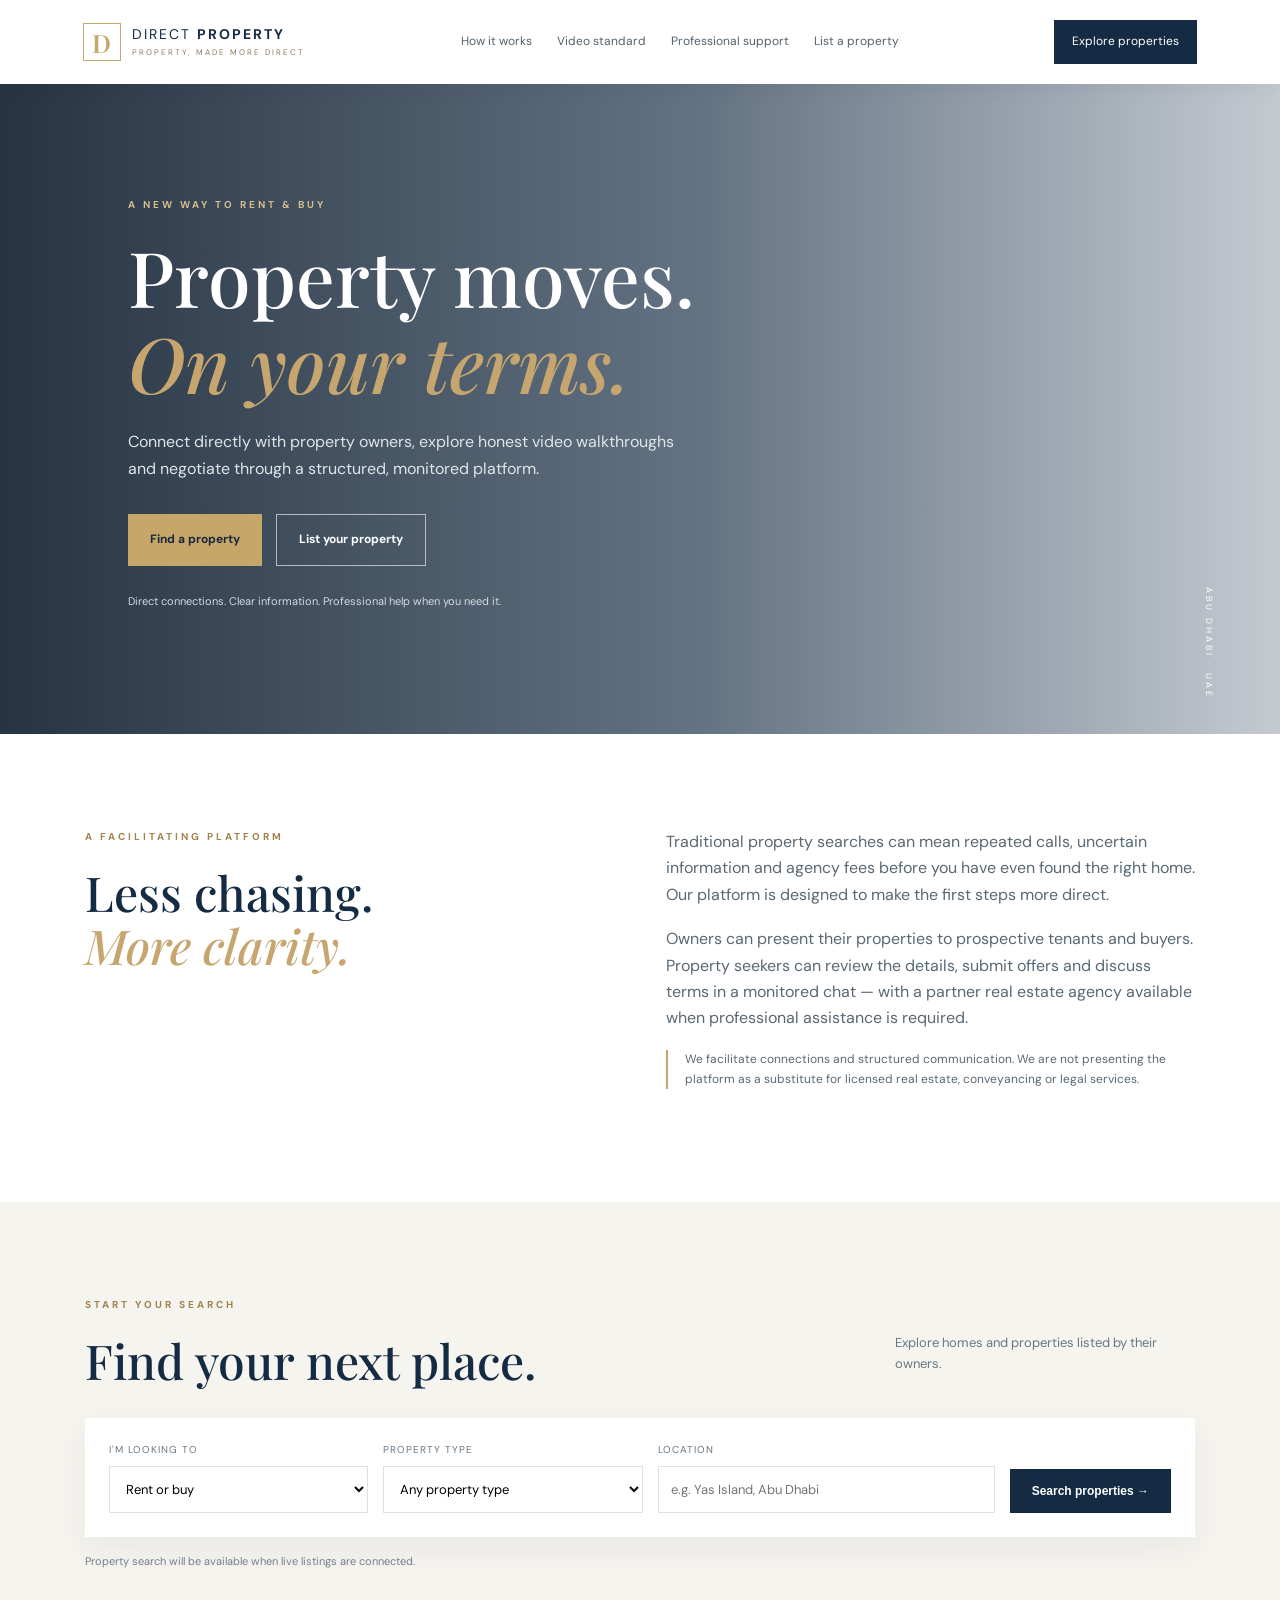
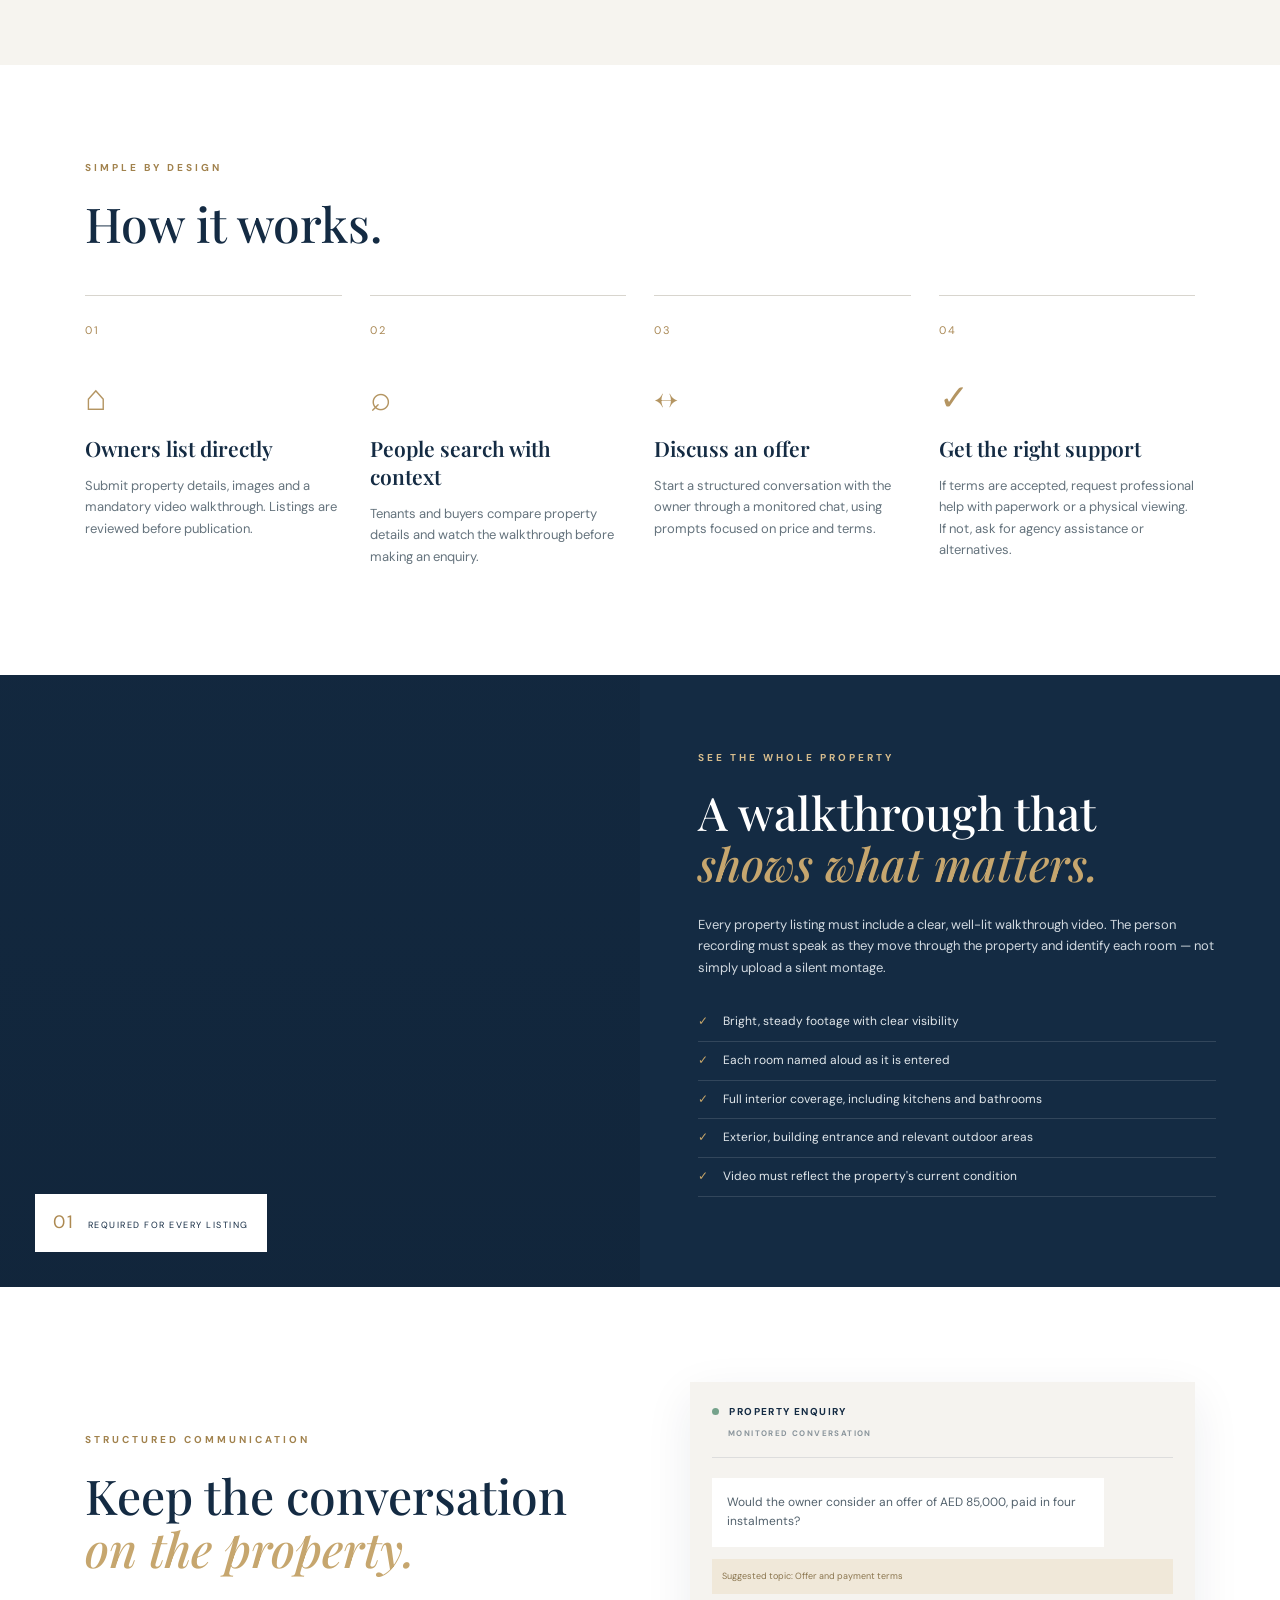
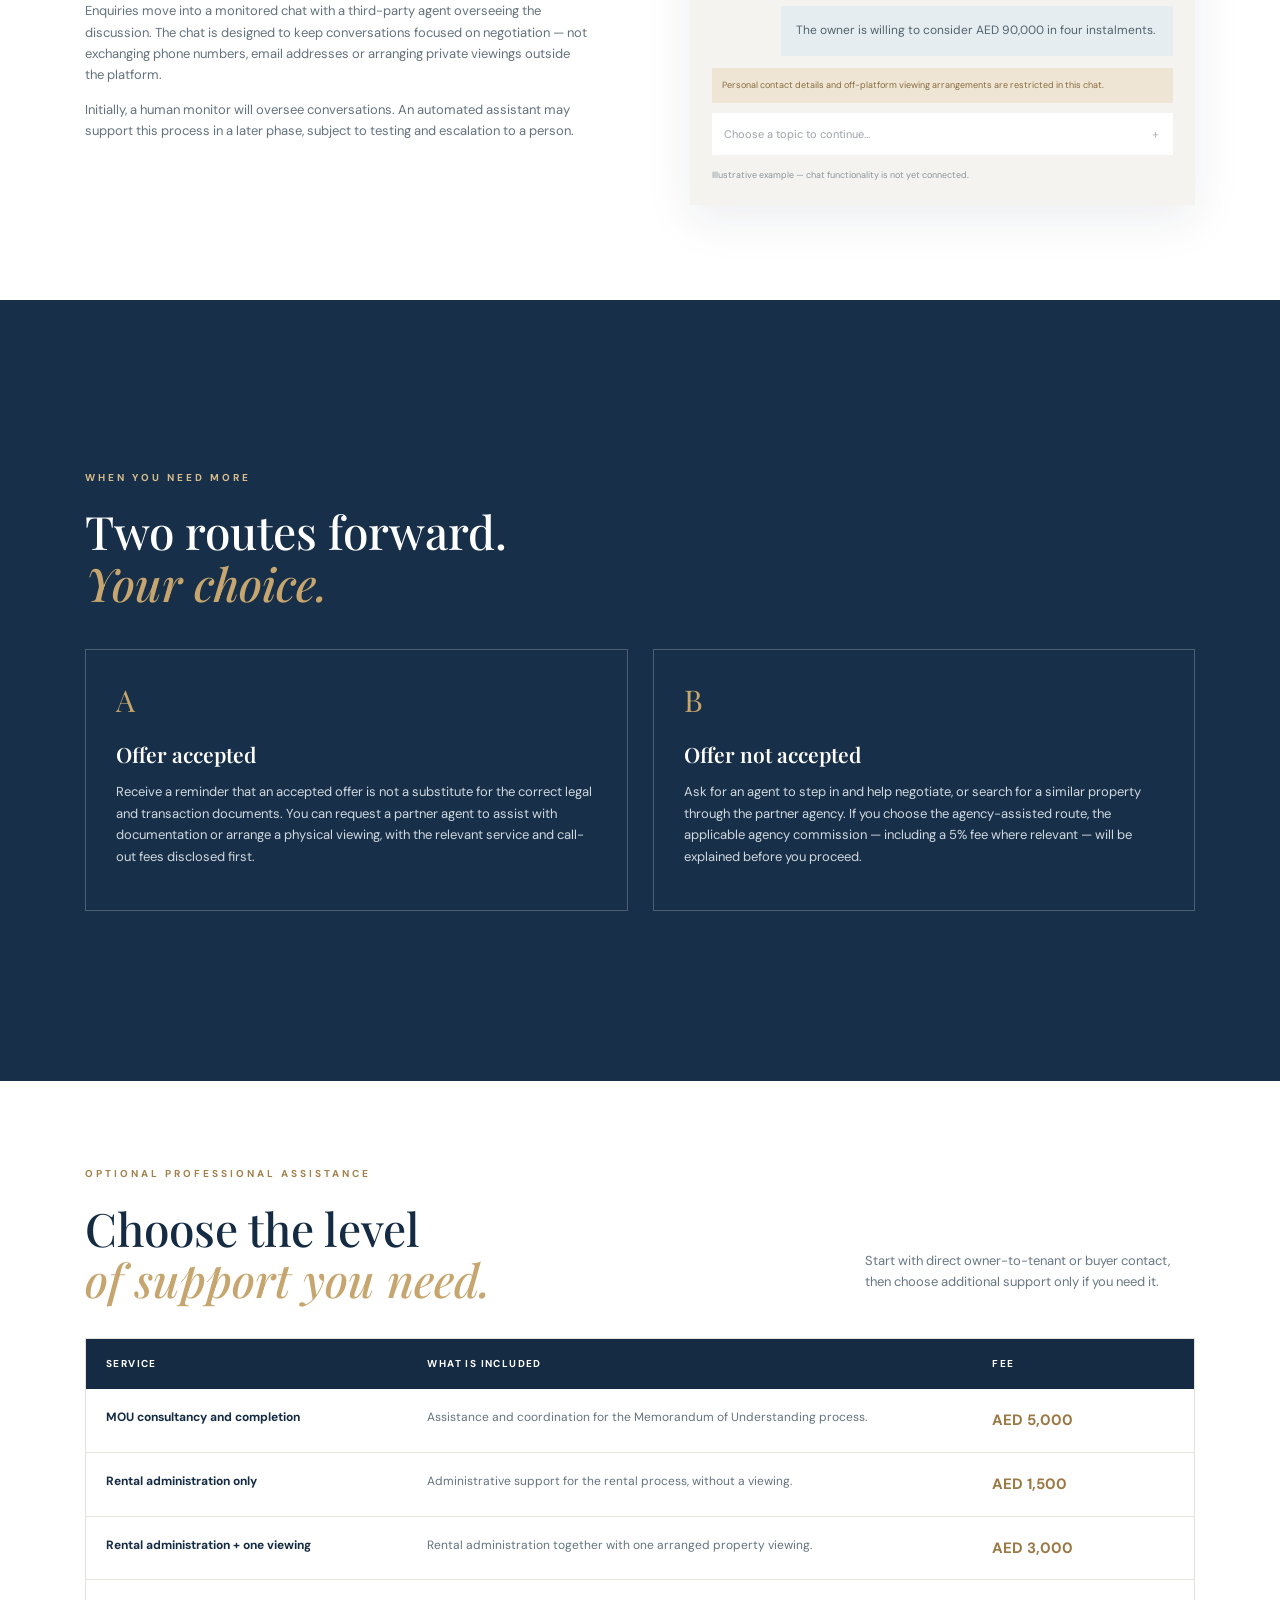
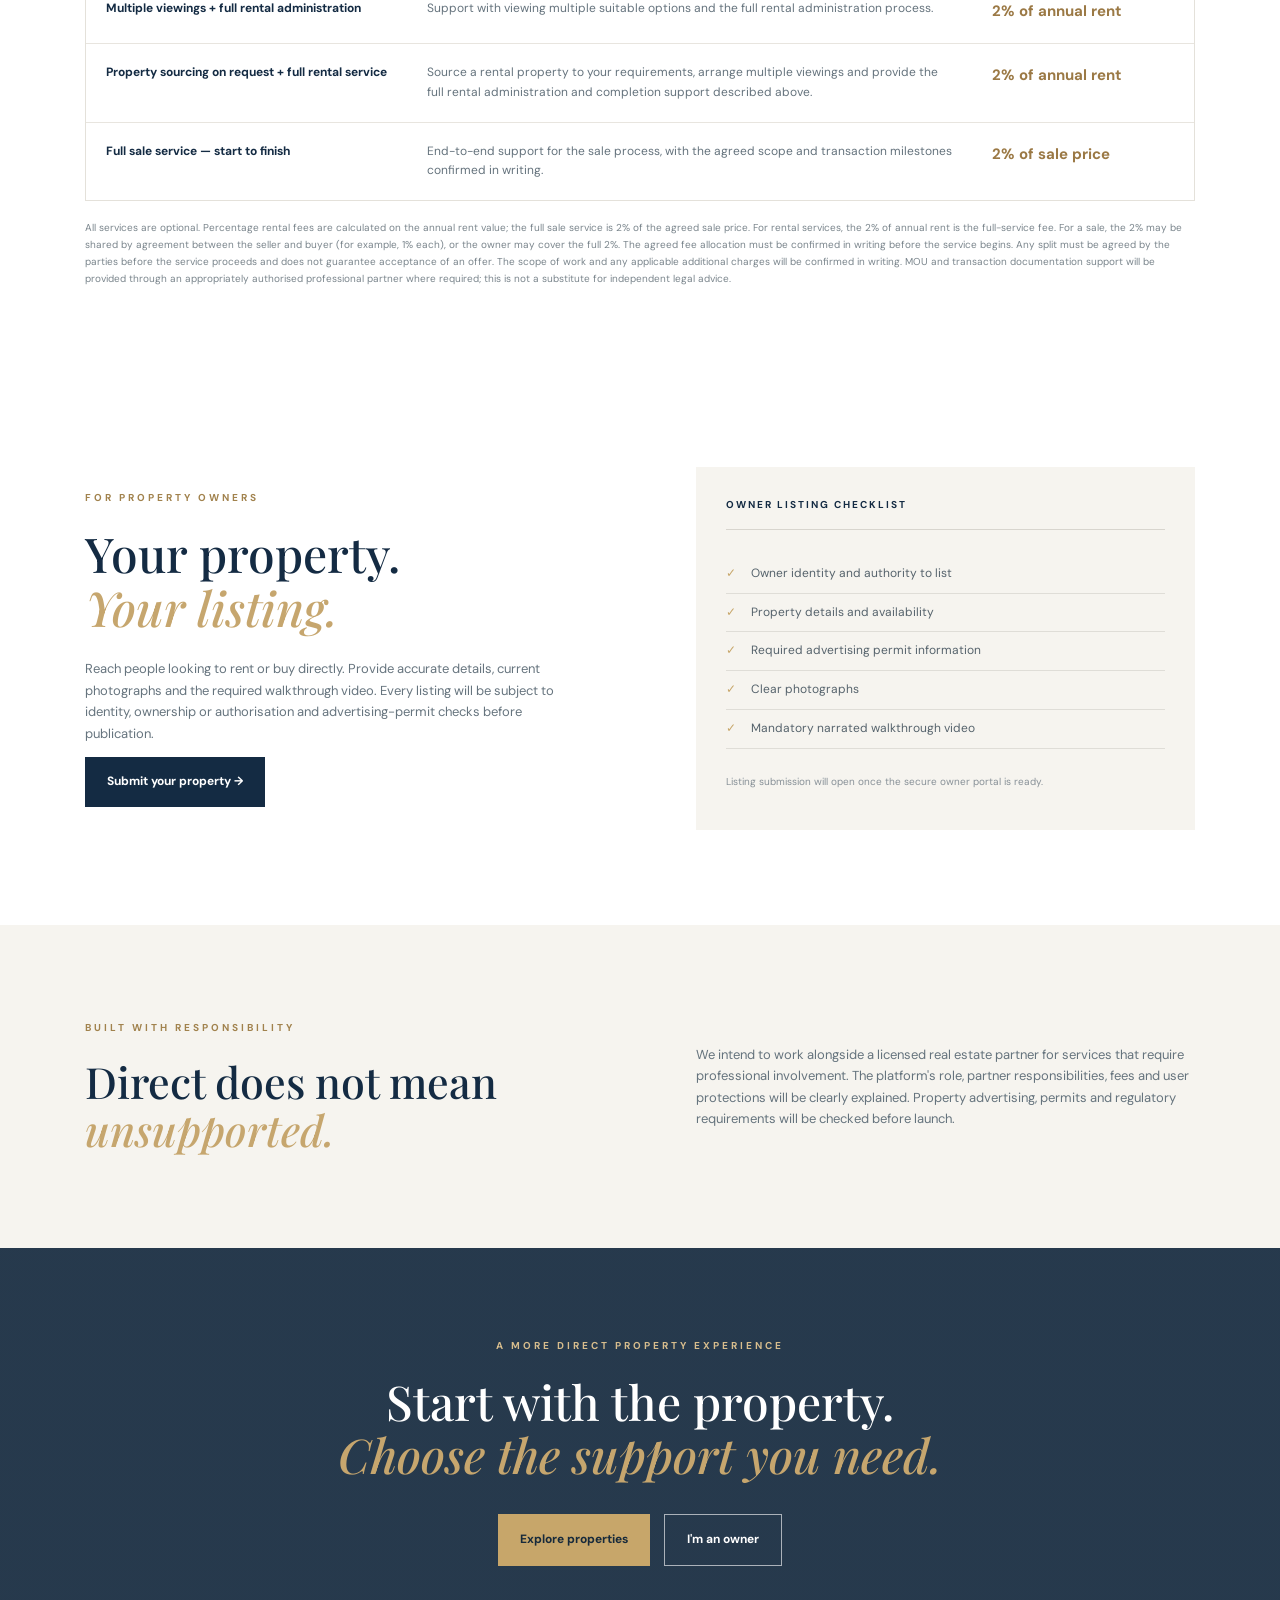
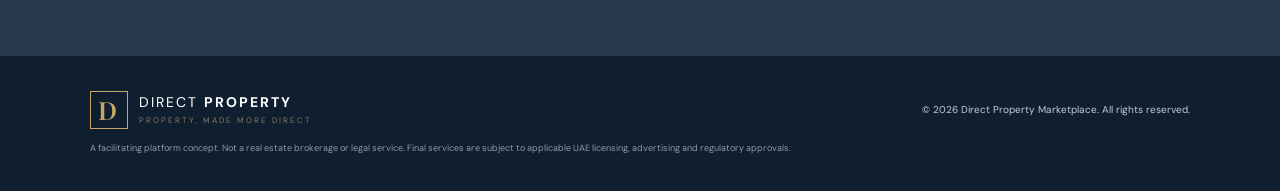
<file: index.html>
<!doctype html>
<html lang="en"><head><meta charset="utf-8"><meta name="viewport" content="width=device-width, initial-scale=1"><meta name="description" content="A direct property marketplace for owners, tenants, sellers and buyers."><title>Direct Property | A more direct way to move</title><link rel="preconnect" href="https://fonts.googleapis.com"><link href="https://fonts.googleapis.com/css2?family=DM+Sans:wght@400;500;600;700&family=Playfair+Display:wght@500;600;700&display=swap" rel="stylesheet"><link rel="stylesheet" href="styles.css"></head>
<body><header class="site-header"><a class="brand" href="#home"><span class="brand-mark">D</span><span>DIRECT <b>PROPERTY</b><small>PROPERTY, MADE MORE DIRECT</small></span></a><button class="menu-toggle" aria-label="Open menu" aria-expanded="false">☰</button><nav class="main-nav"><a href="#how-it-works">How it works</a><a href="#video-standard">Video standard</a><a href="#support">Professional support</a><a href="list-property.html">List a property</a></nav><a class="header-cta" href="#search">Explore properties</a></header>
<main><section class="hero" id="home"><div class="hero-content"><p class="eyebrow light">A NEW WAY TO RENT & BUY</p><h1>Property moves.<br><em>On your terms.</em></h1><p class="hero-copy">Connect directly with property owners, explore honest video walkthroughs and negotiate through a structured, monitored platform.</p><div class="hero-actions"><a class="button button-gold" href="#search">Find a property</a><a class="button button-outline" href="#list-property">List your property</a></div><p class="hero-note">Direct connections. Clear information. Professional help when you need it.</p></div><div class="hero-side-note">ABU DHABI · UAE</div></section>
<section class="intro section-wrap"><div><p class="eyebrow">A FACILITATING PLATFORM</p><h2>Less chasing.<br><em>More clarity.</em></h2></div><div class="intro-text"><p>Traditional property searches can mean repeated calls, uncertain information and agency fees before you have even found the right home. Our platform is designed to make the first steps more direct.</p><p>Owners can present their properties to prospective tenants and buyers. Property seekers can review the details, submit offers and discuss terms in a monitored chat — with a partner real estate agency available when professional assistance is required.</p><p class="small-note">We facilitate connections and structured communication. We are not presenting the platform as a substitute for licensed real estate, conveyancing or legal services.</p></div></section>
<section class="search-section" id="search"><div class="section-wrap"><div class="section-heading"><div><p class="eyebrow">START YOUR SEARCH</p><h2>Find your next place.</h2></div><p>Explore homes and properties listed by their owners.</p></div><form class="search-panel" id="search-form"><label>I'm looking to<select id="purpose"><option value="all">Rent or buy</option><option value="rent">Rent</option><option value="sale">Buy</option></select></label><label>Property type<select id="property-type"><option value="all">Any property type</option><option>Apartment</option><option>Villa</option><option>Townhouse</option><option>Duplex</option><option>Penthouse</option><option>Land</option><option>Commercial</option></select></label><label>Location<input id="location" placeholder="e.g. Yas Island, Abu Dhabi"></label><button class="button button-dark" type="submit">Search properties →</button></form><div class="search-result" id="search-result" aria-live="polite">Property search will be available when live listings are connected.</div></div></section>
<section class="steps-section section-wrap" id="how-it-works"><p class="eyebrow">SIMPLE BY DESIGN</p><h2>How it works.</h2><div class="steps-grid"><article class="step"><span>01</span><div class="step-icon">⌂</div><h3>Owners list directly</h3><p>Submit property details, images and a mandatory video walkthrough. Listings are reviewed before publication.</p></article><article class="step"><span>02</span><div class="step-icon">⌕</div><h3>People search with context</h3><p>Tenants and buyers compare property details and watch the walkthrough before making an enquiry.</p></article><article class="step"><span>03</span><div class="step-icon">↔</div><h3>Discuss an offer</h3><p>Start a structured conversation with the owner through a monitored chat, using prompts focused on price and terms.</p></article><article class="step"><span>04</span><div class="step-icon">✓</div><h3>Get the right support</h3><p>If terms are accepted, request professional help with paperwork or a physical viewing. If not, ask for agency assistance or alternatives.</p></article></div></section>
<section class="video-section" id="video-standard"><div class="video-image"><div class="video-stamp"><span>01</span> REQUIRED FOR EVERY LISTING</div></div><div class="video-copy"><p class="eyebrow light">SEE THE WHOLE PROPERTY</p><h2>A walkthrough that<br><em>shows what matters.</em></h2><p>Every property listing must include a clear, well-lit walkthrough video. The person recording must speak as they move through the property and identify each room — not simply upload a silent montage.</p><ul class="check-list"><li>Bright, steady footage with clear visibility</li><li>Each room named aloud as it is entered</li><li>Full interior coverage, including kitchens and bathrooms</li><li>Exterior, building entrance and relevant outdoor areas</li><li>Video must reflect the property's current condition</li></ul></div></section>
<section class="chat-section section-wrap"><div class="chat-copy"><p class="eyebrow">STRUCTURED COMMUNICATION</p><h2>Keep the conversation<br><em>on the property.</em></h2><p>Enquiries move into a monitored chat with a third-party agent overseeing the discussion. The chat is designed to keep conversations focused on negotiation — not exchanging phone numbers, email addresses or arranging private viewings outside the platform.</p><p>Initially, a human monitor will oversee conversations. An automated assistant may support this process in a later phase, subject to testing and escalation to a person.</p></div><div class="chat-demo"><div class="chat-top"><span class="online-dot"></span> PROPERTY ENQUIRY <small>MONITORED CONVERSATION</small></div><div class="chat-bubble">Would the owner consider an offer of AED 85,000, paid in four instalments?</div><div class="chat-system">Suggested topic: Offer and payment terms</div><div class="chat-bubble owner">The owner is willing to consider AED 90,000 in four instalments.</div><div class="chat-system warning">Personal contact details and off-platform viewing arrangements are restricted in this chat.</div><div class="chat-input">Choose a topic to continue… <span>＋</span></div><p class="demo-caption">Illustrative example — chat functionality is not yet connected.</p></div></section>
<section class="outcome-section" id="support"><div class="section-wrap"><p class="eyebrow light">WHEN YOU NEED MORE</p><h2>Two routes forward.<br><em>Your choice.</em></h2><div class="outcome-grid"><article><div class="outcome-number">A</div><h3>Offer accepted</h3><p>Receive a reminder that an accepted offer is not a substitute for the correct legal and transaction documents. You can request a partner agent to assist with documentation or arrange a physical viewing, with the relevant service and call-out fees disclosed first.</p></article><article><div class="outcome-number">B</div><h3>Offer not accepted</h3><p>Ask for an agent to step in and help negotiate, or search for a similar property through the partner agency. If you choose the agency-assisted route, the applicable agency commission — including a 5% fee where relevant — will be explained before you proceed.</p></article></div></div></section>
<section class="fees-section section-wrap" id="service-fees"><div class="fees-heading"><div><p class="eyebrow">OPTIONAL PROFESSIONAL ASSISTANCE</p><h2>Choose the level<br><em>of support you need.</em></h2></div><p>Start with direct owner-to-tenant or buyer contact, then choose additional support only if you need it.</p></div><div class="fees-table-wrap"><table class="fees-table"><thead><tr><th>Service</th><th>What is included</th><th>Fee</th></tr></thead><tbody><tr><td><strong>MOU consultancy and completion</strong></td><td>Assistance and coordination for the Memorandum of Understanding process.</td><td class="fee-amount">AED 5,000</td></tr><tr><td><strong>Rental administration only</strong></td><td>Administrative support for the rental process, without a viewing.</td><td class="fee-amount">AED 1,500</td></tr><tr><td><strong>Rental administration + one viewing</strong></td><td>Rental administration together with one arranged property viewing.</td><td class="fee-amount">AED 3,000</td></tr><tr><td><strong>Multiple viewings + full rental administration</strong></td><td>Support with viewing multiple suitable options and the full rental administration process.</td><td class="fee-amount">2% of annual rent</td></tr><tr><td><strong>Property sourcing on request + full rental service</strong></td><td>Source a rental property to your requirements, arrange multiple viewings and provide the full rental administration and completion support described above.</td><td class="fee-amount">2% of annual rent</td></tr><tr><td><strong>Full sale service — start to finish</strong></td><td>End-to-end support for the sale process, with the agreed scope and transaction milestones confirmed in writing.</td><td class="fee-amount">2% of sale price</td></tr></tbody></table></div><p class="fees-note">All services are optional. Percentage rental fees are calculated on the annual rent value; the full sale service is 2% of the agreed sale price. For rental services, the 2% of annual rent is the full-service fee. For a sale, the 2% may be shared by agreement between the seller and buyer (for example, 1% each), or the owner may cover the full 2%. The agreed fee allocation must be confirmed in writing before the service begins. Any split must be agreed by the parties before the service proceeds and does not guarantee acceptance of an offer. The scope of work and any applicable additional charges will be confirmed in writing. MOU and transaction documentation support will be provided through an appropriately authorised professional partner where required; this is not a substitute for independent legal advice.</p></section>
<section class="list-section section-wrap" id="list-property"><div><p class="eyebrow">FOR PROPERTY OWNERS</p><h2>Your property.<br><em>Your listing.</em></h2><p>Reach people looking to rent or buy directly. Provide accurate details, current photographs and the required walkthrough video. Every listing will be subject to identity, ownership or authorisation and advertising-permit checks before publication.</p><a class="button button-dark" href="list-property.html">Submit your property →</a></div><div class="owner-panel"><div class="owner-panel-top">OWNER LISTING CHECKLIST</div><ul class="check-list dark-check"><li>Owner identity and authority to list</li><li>Property details and availability</li><li>Required advertising permit information</li><li>Clear photographs</li><li>Mandatory narrated walkthrough video</li></ul><p>Listing submission will open once the secure owner portal is ready.</p></div></section>
<section class="trust-section"><div class="section-wrap trust-inner"><div><p class="eyebrow">BUILT WITH RESPONSIBILITY</p><h2>Direct does not mean<br><em>unsupported.</em></h2></div><p>We intend to work alongside a licensed real estate partner for services that require professional involvement. The platform's role, partner responsibilities, fees and user protections will be clearly explained. Property advertising, permits and regulatory requirements will be checked before launch.</p></div></section>
<section class="final-cta"><p class="eyebrow light">A MORE DIRECT PROPERTY EXPERIENCE</p><h2>Start with the property.<br><em>Choose the support you need.</em></h2><div class="hero-actions"><a class="button button-gold" href="#search">Explore properties</a><a class="button button-outline" href="#list-property">I'm an owner</a></div></section></main>
<footer><a class="brand footer-brand" href="#home"><span class="brand-mark">D</span><span>DIRECT <b>PROPERTY</b><small>PROPERTY, MADE MORE DIRECT</small></span></a><p>© <span id="year"></span> Direct Property Marketplace. All rights reserved.</p><p class="footer-disclaimer">A facilitating platform concept. Not a real estate brokerage or legal service. Final services are subject to applicable UAE licensing, advertising and regulatory approvals.</p></footer><script src="script.js"></script></body></html>
</file>
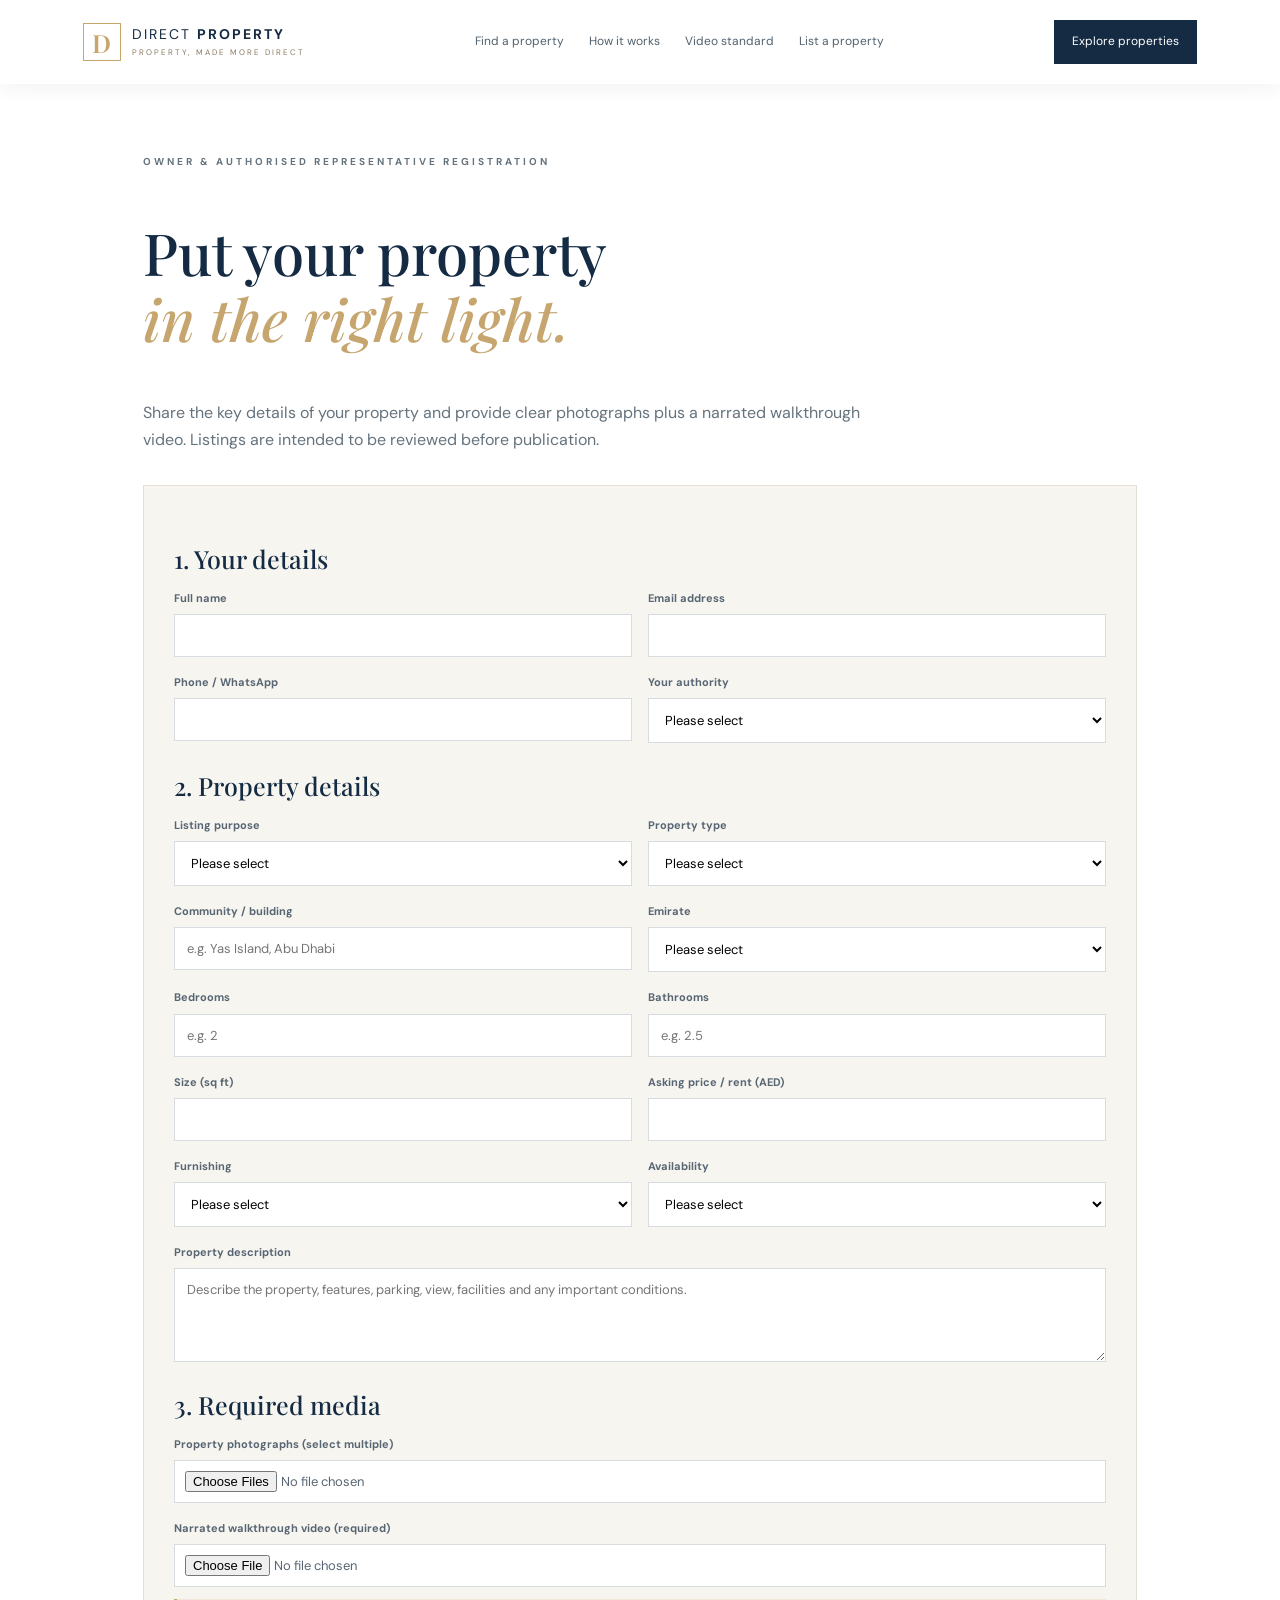
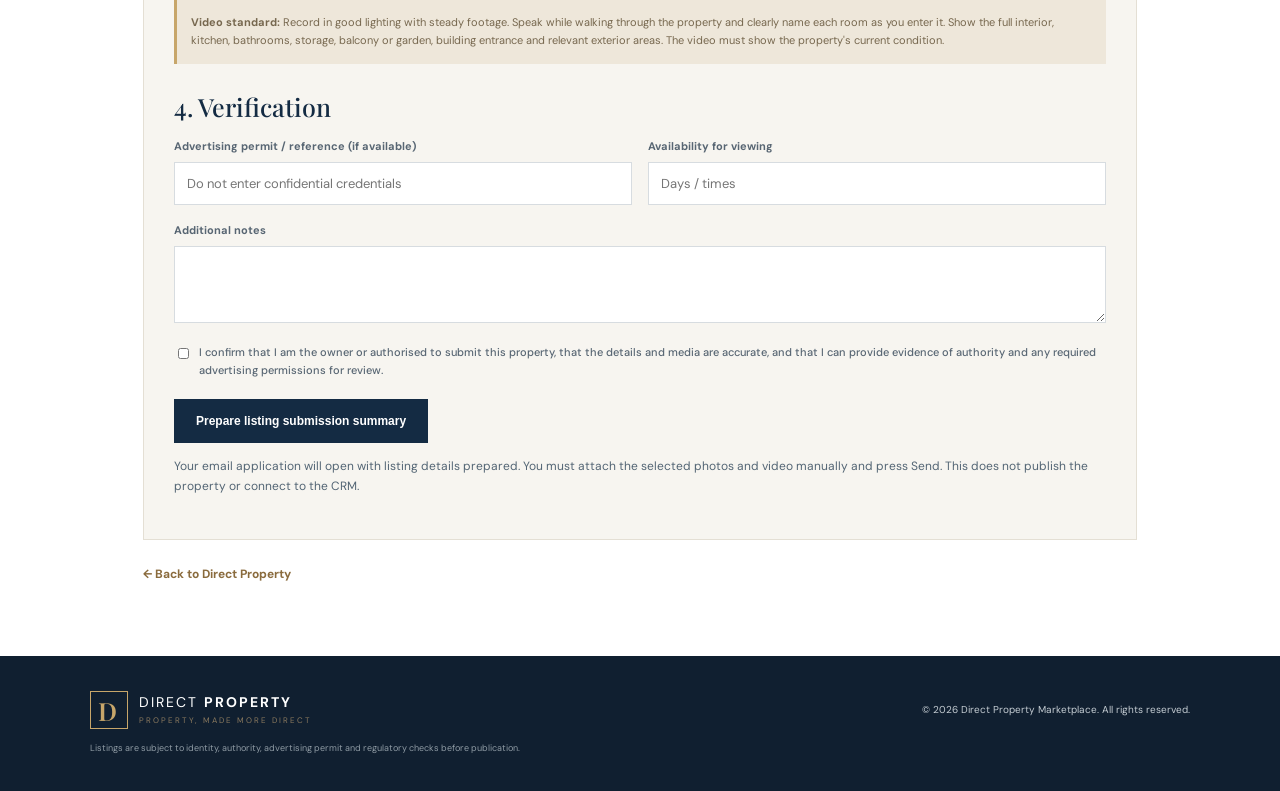
<file: list-property.html>
<!doctype html>
<html lang="en"><head><meta charset="utf-8"><meta name="viewport" content="width=device-width, initial-scale=1"><meta name="description" content="Submit your UAE property for a direct rental or sale listing with a narrated walkthrough video."><title>List Your Property | Direct Property</title><link rel="preconnect" href="https://fonts.googleapis.com"><link rel="preconnect" href="https://fonts.gstatic.com" crossorigin><link href="https://fonts.googleapis.com/css2?family=DM+Sans:wght@400;500;600;700&family=Playfair+Display:wght@500;600;700&display=swap" rel="stylesheet"><link rel="stylesheet" href="styles.css"><style>
.listing-page{max-width:1050px;margin:auto;padding:70px 28px}.listing-page h1{font:500 clamp(38px,5vw,58px)/1.15 'Playfair Display',serif;color:var(--navy)}.listing-page>p{color:#65737d;max-width:720px}.listing-form{margin-top:32px;background:#f7f5f0;padding:30px;border:1px solid #e4dfd4}.listing-form h2{font:500 25px 'Playfair Display';margin:26px 0 14px}.listing-grid{display:grid;grid-template-columns:1fr 1fr;gap:16px}.listing-form label{display:flex;flex-direction:column;gap:7px;font-size:11px;font-weight:700;color:#586673}.listing-form input,.listing-form select,.listing-form textarea{width:100%;min-width:0;padding:12px;border:1px solid #d7dce0;background:#fff;font:13px 'DM Sans',sans-serif}.listing-form input[type=file]{padding:10px}.listing-form .wide{grid-column:1/-1}.listing-form .consent{display:flex;flex-direction:row;align-items:flex-start;font-weight:500;margin:20px 0}.listing-form .consent input{width:auto;margin-top:4px}.upload-note{font-size:11px;color:#77684f;background:#eee7da;padding:14px;border-left:3px solid var(--gold);margin:12px 0 20px}.listing-status{font-size:12px;color:#536574;margin-top:14px}.back-link{display:inline-block;margin-top:25px;color:#8a6b3d;font-weight:700;font-size:12px}
@media(max-width:700px){.listing-grid{grid-template-columns:1fr}.listing-form{padding:18px}.listing-page{padding:48px 20px}}
</style></head><body>
<header class="site-header"><a class="brand" href="index.html"><span class="brand-mark">D</span><span>DIRECT <b>PROPERTY</b><small>PROPERTY, MADE MORE DIRECT</small></span></a><button class="menu-toggle" aria-label="Open menu" aria-expanded="false">☰</button><nav class="main-nav"><a href="index.html#search">Find a property</a><a href="index.html#how-it-works">How it works</a><a href="index.html#video-standard">Video standard</a><a href="list-property.html">List a property</a></nav><a class="header-cta" href="index.html#search">Explore properties</a></header>
<main><section class="listing-page"><p class="eyebrow">OWNER & AUTHORISED REPRESENTATIVE REGISTRATION</p><h1>Put your property<br><em>in the right light.</em></h1><p>Share the key details of your property and provide clear photographs plus a narrated walkthrough video. Listings are intended to be reviewed before publication.</p>
<form class="listing-form" id="owner-listing-form">
<h2>1. Your details</h2><div class="listing-grid">
<label>Full name<input name="Full name" required autocomplete="name"></label><label>Email address<input name="Email" type="email" required autocomplete="email"></label><label>Phone / WhatsApp<input name="Phone" required autocomplete="tel"></label><label>Your authority<select name="Listing authority" required><option value="">Please select</option><option>Property owner</option><option>Authorised representative</option><option>Licensed property company</option></select></label>
</div>
<h2>2. Property details</h2><div class="listing-grid">
<label>Listing purpose<select name="Purpose" required><option value="">Please select</option><option>For rent</option><option>For sale</option><option>Off-plan resale</option></select></label><label>Property type<select name="Property type" required><option value="">Please select</option><option>Apartment</option><option>Villa</option><option>Townhouse</option><option>Duplex</option><option>Penthouse</option><option>Land / plot</option><option>Commercial</option><option>Holiday home</option></select></label>
<label>Community / building<input name="Community or building" required placeholder="e.g. Yas Island, Abu Dhabi"></label><label>Emirate<select name="Emirate" required><option value="">Please select</option><option>Abu Dhabi</option><option>Dubai</option><option>Sharjah</option><option>Other</option></select></label>
<label>Bedrooms<input name="Bedrooms" placeholder="e.g. 2"></label><label>Bathrooms<input name="Bathrooms" placeholder="e.g. 2.5"></label><label>Size (sq ft)<input name="Size" type="number" min="0"></label><label>Asking price / rent (AED)<input name="Price AED" type="number" min="0" required></label>
<label>Furnishing<select name="Furnishing"><option value="">Please select</option><option>Furnished</option><option>Part-furnished</option><option>Unfurnished</option></select></label><label>Availability<select name="Availability"><option value="">Please select</option><option>Available now</option><option>Available on a future date</option><option>Tenanted</option><option>Off-plan</option></select></label>
<label class="wide">Property description<textarea name="Description" rows="4" placeholder="Describe the property, features, parking, view, facilities and any important conditions."></textarea></label>
</div>
<h2>3. Required media</h2><div class="listing-grid">
<label class="wide">Property photographs (select multiple)<input name="Property photographs" type="file" accept="image/*" multiple required></label>
<label class="wide">Narrated walkthrough video (required)<input name="Walkthrough video" type="file" accept="video/*" required></label>
</div>
<div class="upload-note"><strong>Video standard:</strong> Record in good lighting with steady footage. Speak while walking through the property and clearly name each room as you enter it. Show the full interior, kitchen, bathrooms, storage, balcony or garden, building entrance and relevant exterior areas. The video must show the property's current condition.</div>
<h2>4. Verification</h2><div class="listing-grid">
<label>Advertising permit / reference (if available)<input name="Advertising permit reference" placeholder="Do not enter confidential credentials"></label><label>Availability for viewing<input name="Viewing availability" placeholder="Days / times"></label>
<label class="wide">Additional notes<textarea name="Additional notes" rows="3"></textarea></label>
</div>
<label class="consent"><input type="checkbox" required> I confirm that I am the owner or authorised to submit this property, that the details and media are accurate, and that I can provide evidence of authority and any required advertising permissions for review.</label>
<button class="button button-dark" type="submit">Prepare listing submission summary</button><p class="listing-status" id="listing-status" role="status">Your email application will open with listing details prepared. You must attach the selected photos and video manually and press Send. This does not publish the property or connect to the CRM.</p>
</form><a class="back-link" href="index.html">← Back to Direct Property</a></section></main>
<footer><a class="brand footer-brand" href="index.html"><span class="brand-mark">D</span><span>DIRECT <b>PROPERTY</b><small>PROPERTY, MADE MORE DIRECT</small></span></a><p>© <span id="year"></span> Direct Property Marketplace. All rights reserved.</p><p class="footer-disclaimer">Listings are subject to identity, authority, advertising permit and regulatory checks before publication.</p></footer><script src="script.js"></script></body></html>
</file>
<file: styles.css>
:root{--navy:#142b43;--gold:#c7a66a;--ink:#1c2a35;--cream:#f6f4ef}*{box-sizing:border-box}html{scroll-behavior:smooth}body{margin:0;color:var(--ink);font-family:'DM Sans',sans-serif;line-height:1.65}a{color:inherit;text-decoration:none}.site-header{height:84px;padding:0 6.5%;display:flex;align-items:center;justify-content:space-between;background:#fff;position:sticky;top:0;z-index:20;box-shadow:0 3px 18px #142b4310}.brand{display:flex;align-items:center;gap:11px;font-size:14px;letter-spacing:2px;color:var(--navy);line-height:1.2}.brand small{display:block;font-size:8px;letter-spacing:2px;color:#8a795e;margin-top:5px}.brand-mark{width:38px;height:38px;border:1px solid var(--gold);display:grid;place-items:center;color:var(--gold);font:600 25px 'Playfair Display'}.main-nav{display:flex;gap:25px;font-size:12px;color:#52616d}.main-nav a:hover{color:#a27d40}.header-cta{font-size:12px;padding:12px 18px;background:var(--navy);color:white}.menu-toggle{display:none;background:none;border:0;font-size:24px}.hero{min-height:650px;position:relative;display:flex;align-items:center;padding:90px 10%;color:white;background:linear-gradient(90deg,#101f30e8,#142b43a8 55%,#142b4340),url('https://images.unsplash.com/photo-1600607687939-ce8a6c25118c?auto=format&fit=crop&w=2000&q=85') center/cover}.hero-content{max-width:680px}.eyebrow{font-size:10px;letter-spacing:3px;font-weight:700;color:#a1824d;margin:0 0 20px}.eyebrow.light{color:#d7bd8d}.hero h1,h2{font:500 clamp(38px,5vw,64px)/1.12 'Playfair Display',serif;margin:0 0 24px;color:var(--navy)}.hero h1{color:white;font-size:clamp(52px,6vw,78px)}h1 em,h2 em{font-weight:500;color:#c6a66e}.hero-copy{max-width:570px;color:#e0e5e9;font-size:16px}.hero-actions{display:flex;gap:14px;flex-wrap:wrap;margin-top:32px}.button{display:inline-flex;align-items:center;gap:18px;padding:15px 22px;font-size:12px;font-weight:700}.button-gold{background:var(--gold);color:#172a3b}.button-outline{border:1px solid #ffffff9c;color:white}.button-dark{background:var(--navy);color:white;border:0;cursor:pointer}.hero-note{font-size:11px;color:#d3dbe0;margin-top:26px}.hero-side-note{position:absolute;right:5%;bottom:35px;font-size:9px;letter-spacing:3px;writing-mode:vertical-rl}.section-wrap{max-width:1180px;margin:auto;padding:95px 35px}.intro{display:grid;grid-template-columns:1fr 1.1fr;gap:9%}.intro h2,.section-heading h2,.steps-section h2,.chat-copy h2,.list-section h2,.trust-section h2{font-size:48px}.intro-text p{color:#596873;margin:0 0 18px}.small-note{font-size:12px;border-left:2px solid var(--gold);padding-left:17px}.search-section,.trust-section{background:var(--cream)}.section-heading{display:flex;justify-content:space-between;align-items:end;margin-bottom:30px}.section-heading h2{margin:0}.section-heading>p{color:#687783;max-width:300px;font-size:13px}.search-panel{background:white;padding:24px;display:grid;grid-template-columns:1fr 1fr 1.3fr auto;gap:15px;align-items:end;box-shadow:0 12px 35px #152b4310}.search-panel label{display:flex;flex-direction:column;gap:8px;font-size:10px;letter-spacing:1px;text-transform:uppercase;color:#687783}.search-panel input,.search-panel select{height:47px;border:1px solid #dce1e4;background:white;padding:0 12px;font:13px 'DM Sans';min-width:0}.search-result{font-size:11px;color:#71808b;margin-top:15px}.steps-section>h2{margin-bottom:45px}.steps-grid{display:grid;grid-template-columns:repeat(4,1fr);gap:28px}.step{border-top:1px solid #d8d5ce;padding-top:20px}.step>span{font-size:11px;color:#aa8956;letter-spacing:2px}.step-icon{font:36px 'Playfair Display';color:#b49562;margin:28px 0 15px}.step h3,.outcome-grid h3{font:600 21px 'Playfair Display';color:var(--navy);margin:0 0 12px}.step p,.outcome-grid p{font-size:13px;color:#65737d}.video-section{display:grid;grid-template-columns:1fr 1fr;background:var(--navy);color:white}.video-image{min-height:570px;background:linear-gradient(#0c1b2c33,#0c1b2c55),url('https://images.unsplash.com/photo-1600210492486-724fe5c67fb0?auto=format&fit=crop&w=1200&q=85') center/cover;position:relative}.video-stamp{position:absolute;bottom:35px;left:35px;background:white;color:var(--navy);padding:14px 18px;font-size:9px;letter-spacing:1.5px}.video-stamp span{color:#ad8951;font-size:18px;margin-right:10px}.video-copy{padding:75px 10% 65px 9%}.video-copy h2,.outcome-section h2,.final-cta h2{color:white;font-size:46px}.video-copy>p:not(.eyebrow){color:#d0d8df;font-size:13px}.check-list{list-style:none;padding:0;margin:25px 0}.check-list li{font-size:12px;color:#e1e7eb;padding:9px 0 9px 25px;position:relative;border-bottom:1px solid #ffffff20}.check-list li:before{content:'✓';position:absolute;left:0;color:var(--gold)}.chat-section{display:grid;grid-template-columns:1fr 1fr;gap:9%;align-items:center}.chat-copy>p:not(.eyebrow){font-size:13px;color:#64727d}.chat-demo{background:#f5f3ef;padding:22px;box-shadow:0 15px 45px #142b4314}.chat-top{font-size:10px;letter-spacing:1.4px;font-weight:700;color:var(--navy);padding-bottom:17px;border-bottom:1px solid #ddd}.chat-top small{display:block;font-size:8px;color:#89949b;margin:6px 0 0 16px}.online-dot{display:inline-block;width:7px;height:7px;border-radius:50%;background:#75a28b;margin-right:7px}.chat-bubble{background:white;padding:15px;margin:20px 25px 12px 0;font-size:12px;color:#52616c;max-width:85%}.chat-bubble.owner{margin:12px 0 12px auto;background:#e6edf1}.chat-system{font-size:9px;color:#8a754e;background:#f0e8d9;padding:10px;margin:10px 0}.chat-system.warning{color:#876b3e;background:#eee5d4}.chat-input{background:white;padding:12px;color:#9aa3a9;font-size:11px;display:flex;justify-content:space-between}.demo-caption{font-size:9px;color:#89949b;margin:13px 0 0}.outcome-section{background:#172f48;color:white;padding:75px 0}.outcome-section h2{margin-bottom:40px}.outcome-grid{display:grid;grid-template-columns:1fr 1fr;gap:25px}.outcome-grid article{border:1px solid #ffffff3a;padding:30px}.outcome-number{font:30px 'Playfair Display';color:var(--gold);margin-bottom:20px}.outcome-grid h3{color:white}.outcome-grid p{color:#d0d8df}.list-section{display:grid;grid-template-columns:1fr 1fr;gap:10%;align-items:center}.list-section>div:first-child>p:not(.eyebrow){color:#66747e;font-size:13px}.owner-panel{background:var(--cream);padding:30px}.owner-panel-top{font-size:10px;letter-spacing:2px;font-weight:700;color:var(--navy);padding-bottom:15px;border-bottom:1px solid #d8d5ce}.dark-check li{color:#56636c;border-color:#dfddd7}.owner-panel>p{font-size:10px;color:#879097;margin-top:22px}.trust-inner{display:grid;grid-template-columns:1fr 1fr;gap:10%;align-items:center}.trust-section h2{font-size:43px;margin:0}.trust-inner>p{font-size:13px;color:#65737d}.final-cta{background:linear-gradient(90deg,#11263be8,#11263be8),url('https://images.unsplash.com/photo-1600607687920-4e2a09cf159d?auto=format&fit=crop&w=1800&q=85') center/cover;text-align:center;padding:90px 20px;color:white}.final-cta h2{font-size:48px}.final-cta .hero-actions{justify-content:center}footer{padding:35px 7%;display:grid;grid-template-columns:1fr 1fr;gap:12px;align-items:center;background:#101f30;color:#c5cdd3}footer>p{font-size:10px;text-align:right;margin:0}.footer-brand{color:white}.footer-disclaimer{grid-column:1/-1;text-align:left;color:#8f9ba4;font-size:9px}@media(max-width:900px){.main-nav{gap:12px}.main-nav a{font-size:10px}.header-cta{display:none}.search-panel{grid-template-columns:1fr 1fr}.steps-grid{grid-template-columns:1fr 1fr}}@media(max-width:650px){.site-header{height:70px;padding:0 5%}.menu-toggle{display:block;color:var(--navy)}.main-nav{display:none;position:absolute;top:70px;left:0;right:0;background:white;padding:20px 7%;flex-direction:column}.main-nav.open{display:flex}.hero{min-height:590px;padding:70px 7%}.hero h1{font-size:52px}.hero-side-note{display:none}.section-wrap{padding:68px 7%}.intro,.chat-section,.list-section,.trust-inner,.video-section{grid-template-columns:1fr}.intro{gap:20px}.intro h2,.section-heading h2,.steps-section h2,.chat-copy h2,.list-section h2,.trust-section h2{font-size:39px}.section-heading{display:block}.section-heading>p{margin-top:12px}.search-panel,.steps-grid,.outcome-grid{grid-template-columns:1fr}.video-image{min-height:320px}.video-copy{padding:55px 7%}.video-copy h2,.outcome-section h2,.final-cta h2{font-size:38px}.chat-demo{margin-top:15px}.list-section{gap:30px}.trust-inner{gap:12px}.final-cta{padding:70px 7%}footer{grid-template-columns:1fr}footer>p{text-align:left}.footer-disclaimer{grid-column:auto}}
.fees-section{padding-top:85px;padding-bottom:85px}.fees-heading{display:flex;justify-content:space-between;align-items:end;gap:8%;margin-bottom:32px}.fees-heading h2{font-size:46px;margin:0}.fees-heading>p{max-width:330px;color:#687783;font-size:13px}.fees-table-wrap{overflow-x:auto;background:#fff;border:1px solid #e4e1da}.fees-table{width:100%;border-collapse:collapse;text-align:left}.fees-table th{background:var(--navy);color:#fff;font-size:10px;letter-spacing:1.4px;text-transform:uppercase;padding:17px 20px}.fees-table td{padding:19px 20px;border-bottom:1px solid #e8e5df;font-size:12px;color:#65737d;vertical-align:top}.fees-table tr:last-child td{border-bottom:0}.fees-table td:first-child{width:29%;color:var(--navy)}.fees-table td:nth-child(2){width:51%}.fees-table .fee-amount{width:20%;white-space:nowrap;color:#9b7945;font-weight:700;font-size:15px}.fees-note{font-size:10px;color:#7a858c;line-height:1.7;margin:18px 0 0}@media(max-width:650px){.fees-heading{display:block}.fees-heading h2{font-size:38px}.fees-heading>p{margin-top:15px}.fees-table{min-width:650px}.fees-table td{padding:15px}}
</file>
